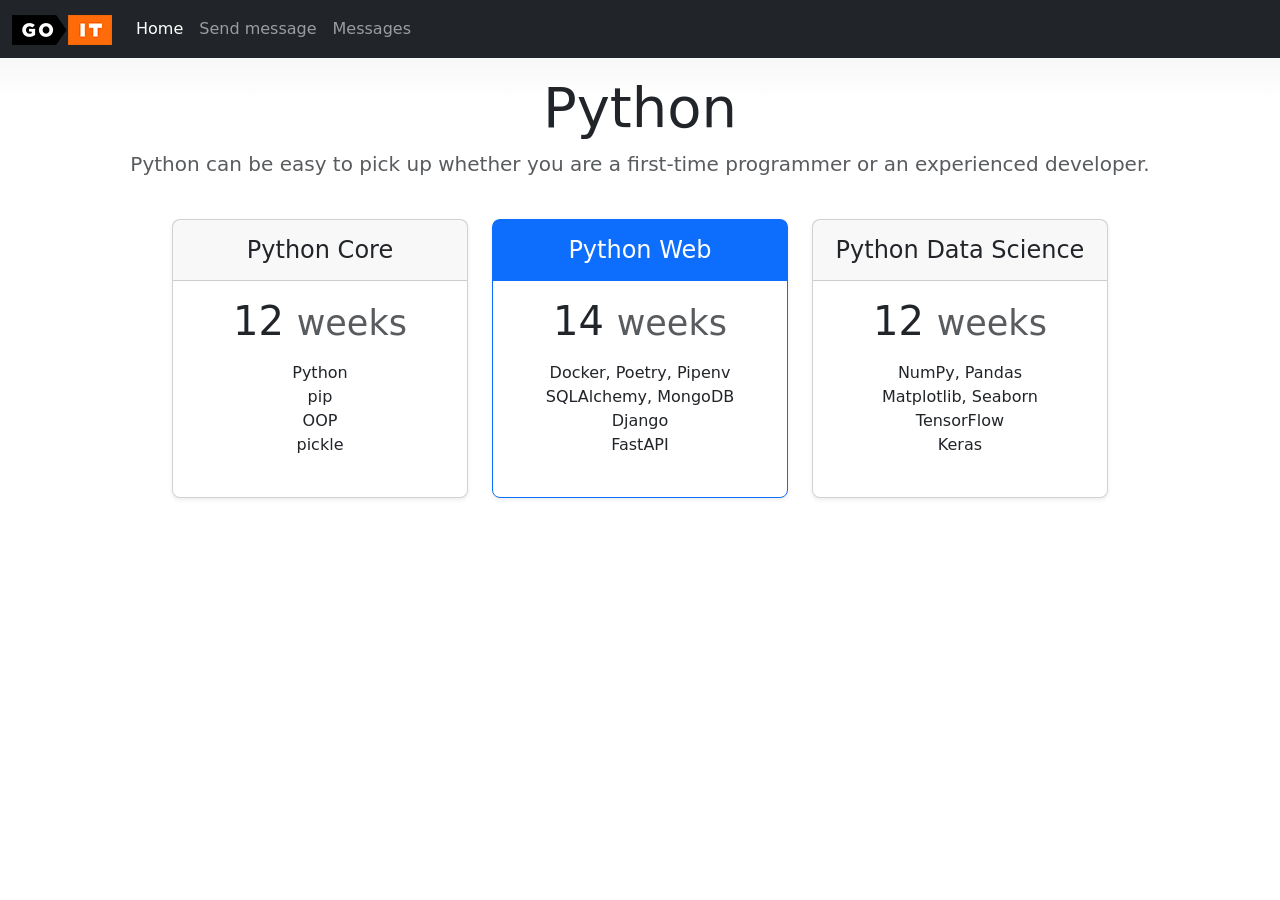
<file: index.html>
<!DOCTYPE html>
<html lang="en">
  <head>
    <meta charset="UTF-8" />
    <meta name="viewport" content="width=device-width, initial-scale=1.0" />
    <title>Python Web</title>
    <link
      href="https://cdn.jsdelivr.net/npm/bootstrap@5.2.2/dist/css/bootstrap.min.css"
      rel="stylesheet"
    />
    <link rel="stylesheet" href="/style.css" />
  </head>
  <body>
    <header>
      <nav class="navbar navbar-expand navbar-dark bg-dark">
        <div class="container-fluid">
          <a class="navbar-brand" href="/">
            <img src="/logo.png" alt="GoIT logo" />
          </a>
          <ul class="navbar-nav me-auto">
            <li class="nav-item">
              <a class="nav-link active" href="/">Home</a>
            </li>
            <li class="nav-item">
              <a class="nav-link" href="/message.html">Send message</a>
            </li>
            <li class="nav-item">
              <a class="nav-link" href="/read">Messages</a>
            </li>
          </ul>
        </div>
      </nav>

      <div class="p-3 pb-md-4 mx-auto text-center">
        <h1 class="display-4 fw-normal">Python</h1>
        <p class="fs-5 text-muted">
          Python can be easy to pick up whether you are a first-time
          programmer or an experienced developer.
        </p>
      </div>
    </header>

    <main class="container">
      <div class="row row-cols-1 row-cols-md-3 mb-3 text-center">
        <div class="col">
          <div class="card mb-4 rounded-3 shadow-sm">
            <div class="card-header py-3">
              <h4 class="my-0 fw-normal">Python Core</h4>
            </div>
            <div class="card-body">
              <h1 class="card-title mb-3">
                12 <small class="text-muted fw-light">weeks</small>
              </h1>
              <ul class="list-unstyled mt-3 mb-4">
                <li>Python</li>
                <li>pip</li>
                <li>OOP</li>
                <li>pickle</li>
              </ul>
            </div>
          </div>
        </div>
        <div class="col">
          <div class="card mb-4 rounded-3 shadow-sm border-primary">
            <div class="card-header py-3 text-bg-primary border-primary">
              <h4 class="my-0 fw-normal">Python Web</h4>
            </div>
            <div class="card-body">
              <h1 class="card-title mb-3">
                14 <small class="text-muted fw-light">weeks</small>
              </h1>
              <ul class="list-unstyled mt-3 mb-4">
                <li>Docker, Poetry, Pipenv</li>
                <li>SQLAlchemy, MongoDB</li>
                <li>Django</li>
                <li>FastAPI</li>
              </ul>
            </div>
          </div>
        </div>
        <div class="col">
          <div class="card mb-4 rounded-3 shadow-sm">
            <div class="card-header py-3">
              <h4 class="my-0 fw-normal">Python Data Science</h4>
            </div>
            <div class="card-body">
              <h1 class="card-title mb-3">
                12 <small class="text-muted fw-light">weeks</small>
              </h1>
              <ul class="list-unstyled mt-3 mb-4">
                <li>NumPy, Pandas</li>
                <li>Matplotlib, Seaborn</li>
                <li>TensorFlow</li>
                <li>Keras</li>
              </ul>
            </div>
          </div>
        </div>
      </div>
    </main>
  </body>
</html>
</file>
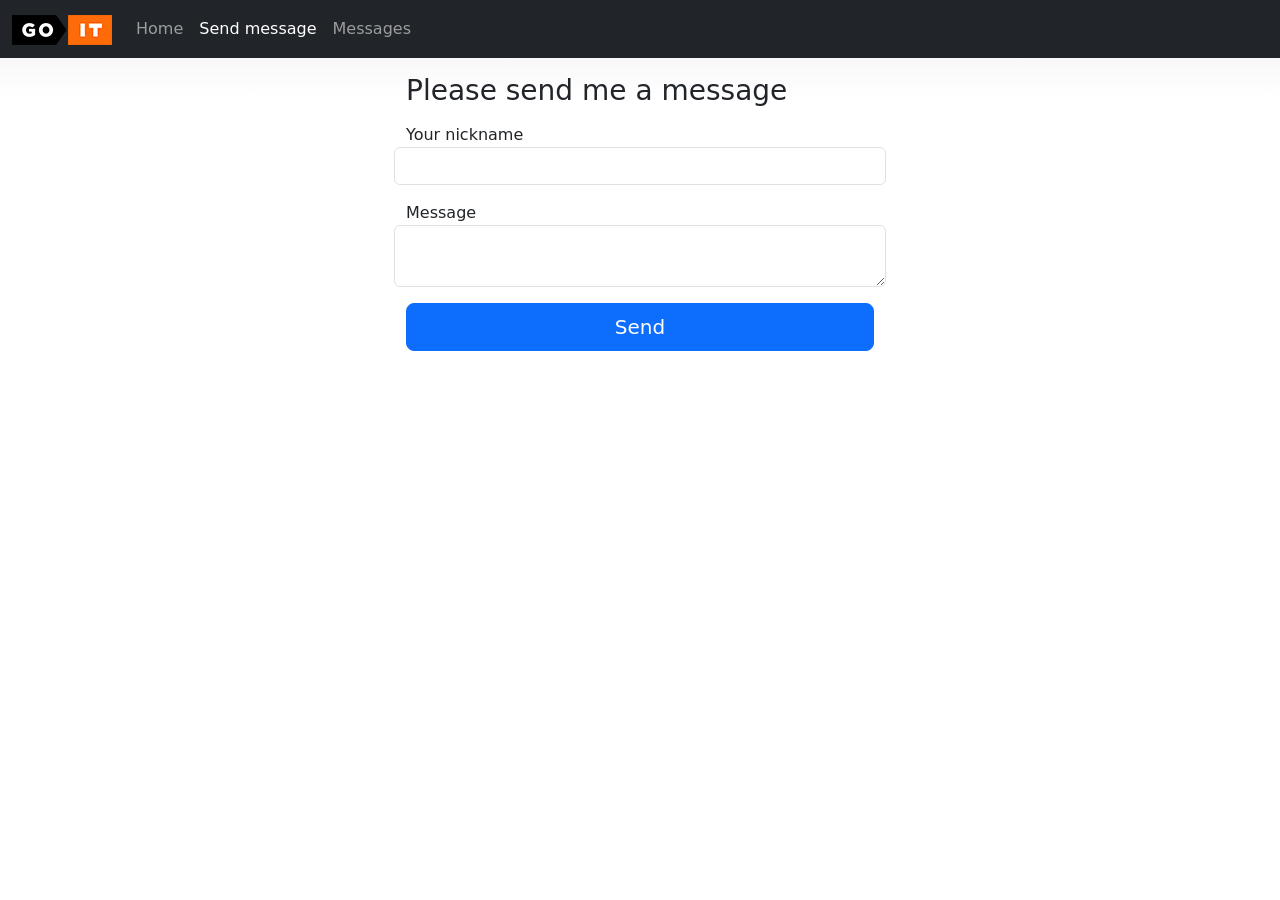
<file: message.html>
<!DOCTYPE html>
<html lang="en">
  <head>
    <meta charset="UTF-8" />
    <meta name="viewport" content="width=device-width, initial-scale=1.0" />
    <title>Send message</title>
    <link
      href="https://cdn.jsdelivr.net/npm/bootstrap@5.2.2/dist/css/bootstrap.min.css"
      rel="stylesheet"
    />
    <link rel="stylesheet" href="/style.css" />
  </head>
  <body>
    <header>
      <nav class="navbar navbar-expand navbar-dark bg-dark">
        <div class="container-fluid">
          <a class="navbar-brand" href="/">
            <img src="/logo.png" alt="GoIT logo" />
          </a>
          <ul class="navbar-nav me-auto">
            <li class="nav-item"><a class="nav-link" href="/">Home</a></li>
            <li class="nav-item">
              <a class="nav-link active" href="/message.html">Send message</a>
            </li>
            <li class="nav-item">
              <a class="nav-link" href="/read">Messages</a>
            </li>
          </ul>
        </div>
      </nav>
    </header>

    <div class="container mt-3">
      <main class="form-signin w-50 m-auto">
        <form action="/message" method="POST">
          <h1 class="h3 mb-3 fw-normal">Please send me a message</h1>
          <div class="row mb-3">
            <label for="username">Your nickname</label>
            <input
              class="form-control"
              id="username"
              name="username"
              type="text"
              required
            />
          </div>
          <div class="row mb-3">
            <label for="message">Message</label>
            <textarea
              class="form-control"
              id="message"
              name="message"
              required
            ></textarea>
          </div>
          <button class="w-100 btn btn-lg btn-primary" type="submit">
            Send
          </button>
        </form>
      </main>
    </div>
  </body>
</html>
</file>
<file: style.css>
html {
  display: flex;
  flex-direction: column;
  min-height: 100%;
}

body {
  flex: 1;
  background-image: linear-gradient(180deg, #eee, #fff 100px, #fff);
}

.container {
  max-width: 960px;
}

.navbar-brand img {
  height: 30px;
  width: 100px;
}

textarea {
  min-height: 250px;
  resize: vertical;
}
</file>
